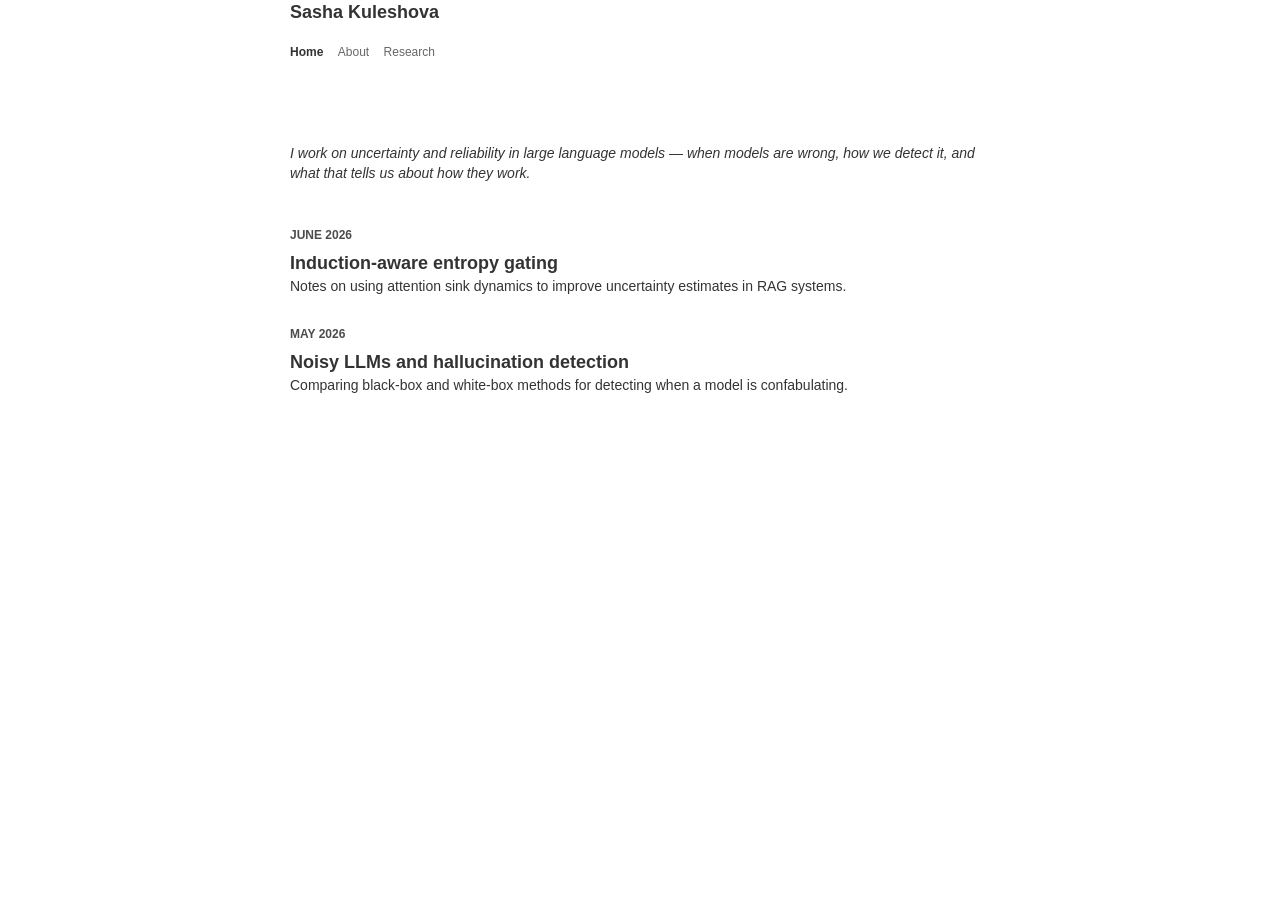
<file: index.html>
<!DOCTYPE html>
<html lang="en">
<head>
  <meta charset="utf-8">
  <meta name="viewport" content="width=device-width, initial-scale=1">
  <title>Sasha Kuleshova</title>
  <meta name="description" content="Research notes and writing by Sasha Kuleshova.">
  <link rel="stylesheet" href="css/style.css">
</head>
<body>
  <div class="wrap">
    <p class="site-title"><a href="index.html">Sasha Kuleshova</a></p>
    <nav class="nav">
      <ul>
        <li><a href="index.html" aria-current="page">Home</a></li>
        <li><a href="about.html">About</a></li>
        <li><a href="research.html">Research</a></li>
      </ul>
    </nav>

    <div id="blog">
      <div id="intro">
        <p>I work on uncertainty and reliability in large language models — when models are wrong, how we detect it, and what that tells us about how they work.</p>
      </div>

      <div class="post-row">
        <p class="post-date">June 2026</p>
        <p class="post-title"><a href="notes/intrygue.html">Induction-aware entropy gating</a></p>
        <p class="post-subtitle">Notes on using attention sink dynamics to improve uncertainty estimates in RAG systems.</p>
      </div>

      <div class="post-row">
        <p class="post-date">May 2026</p>
        <p class="post-title"><a href="notes/noisy-llms.html">Noisy LLMs and hallucination detection</a></p>
        <p class="post-subtitle">Comparing black-box and white-box methods for detecting when a model is confabulating.</p>
      </div>
    </div>
  </div>
</body>
</html>
</file>
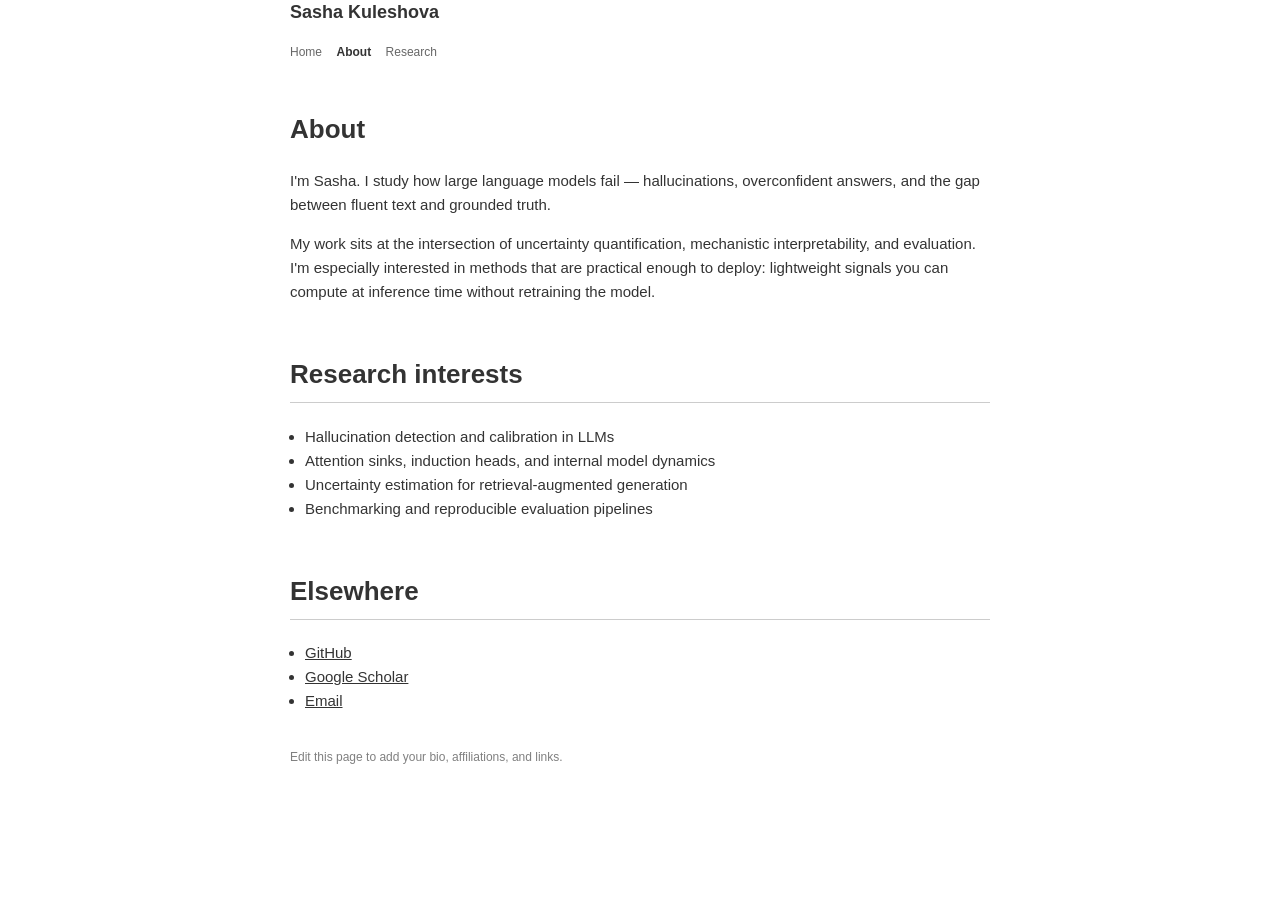
<file: about.html>
<!DOCTYPE html>
<html lang="en">
<head>
  <meta charset="utf-8">
  <meta name="viewport" content="width=device-width, initial-scale=1">
  <title>About — Sasha Kuleshova</title>
  <meta name="description" content="About Sasha Kuleshova.">
  <link rel="stylesheet" href="css/style.css">
</head>
<body>
  <div class="wrap">
    <p class="site-title"><a href="index.html">Sasha Kuleshova</a></p>
    <nav class="nav">
      <ul>
        <li><a href="index.html">Home</a></li>
        <li><a href="about.html" aria-current="page">About</a></li>
        <li><a href="research.html">Research</a></li>
      </ul>
    </nav>

    <main class="page">
      <h1>About</h1>

      <p>I'm Sasha. I study how large language models fail — hallucinations, overconfident answers, and the gap between fluent text and grounded truth.</p>

      <p>My work sits at the intersection of uncertainty quantification, mechanistic interpretability, and evaluation. I'm especially interested in methods that are practical enough to deploy: lightweight signals you can compute at inference time without retraining the model.</p>

      <h2>Research interests</h2>
      <ul>
        <li>Hallucination detection and calibration in LLMs</li>
        <li>Attention sinks, induction heads, and internal model dynamics</li>
        <li>Uncertainty estimation for retrieval-augmented generation</li>
        <li>Benchmarking and reproducible evaluation pipelines</li>
      </ul>

      <h2>Elsewhere</h2>
      <ul>
        <li><a href="https://github.com/kuleshovaai">GitHub</a></li>
        <li><a href="https://scholar.google.com/">Google Scholar</a></li>
        <li><a href="mailto:you@example.com">Email</a></li>
      </ul>

      <p class="muted">Edit this page to add your bio, affiliations, and links.</p>
    </main>
  </div>
</body>
</html>
</file>
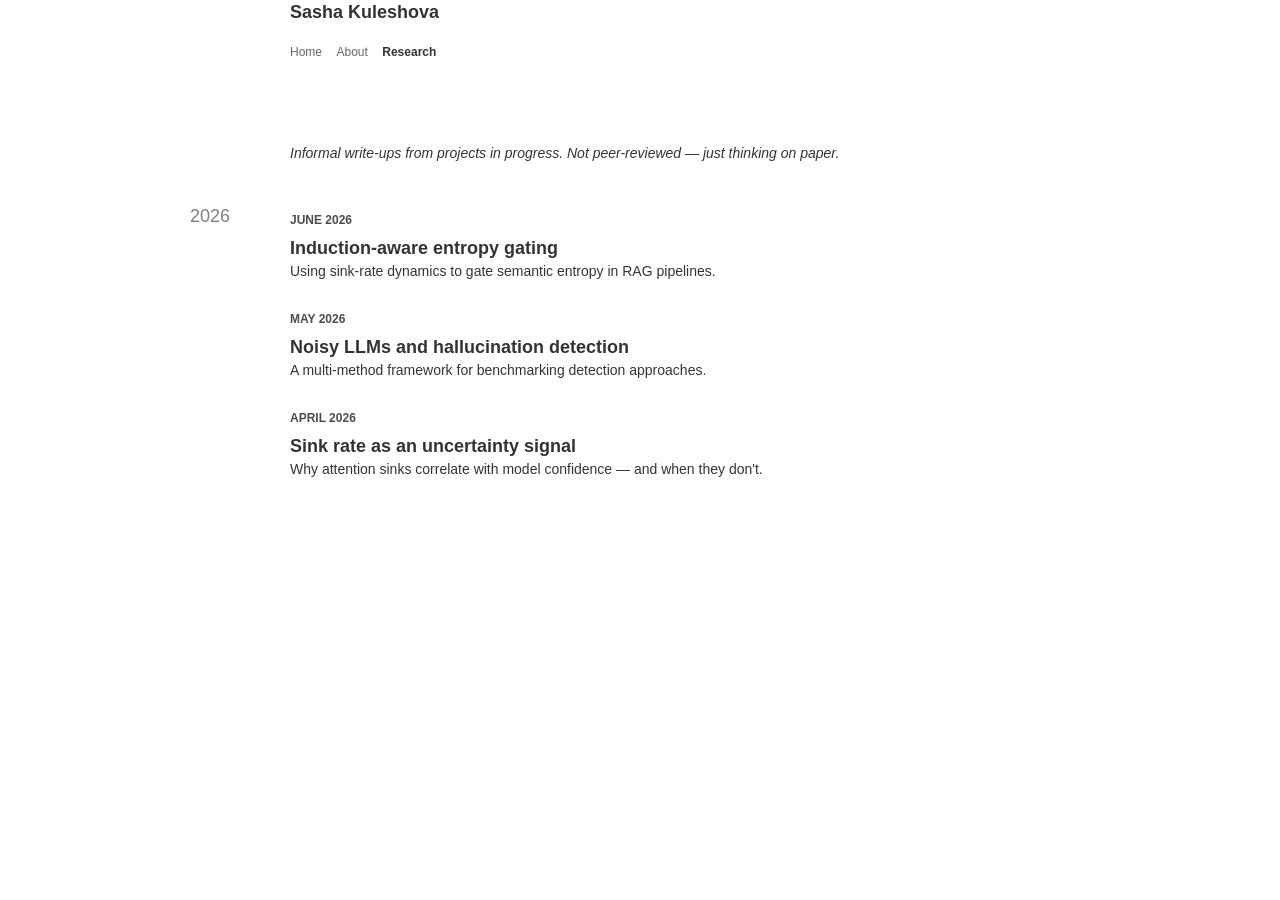
<file: research.html>
<!DOCTYPE html>
<html lang="en">
<head>
  <meta charset="utf-8">
  <meta name="viewport" content="width=device-width, initial-scale=1">
  <title>Research — Sasha Kuleshova</title>
  <meta name="description" content="Research notes.">
  <link rel="stylesheet" href="css/style.css">
</head>
<body>
  <div class="wrap">
    <p class="site-title"><a href="index.html">Sasha Kuleshova</a></p>
    <nav class="nav">
      <ul>
        <li><a href="index.html">Home</a></li>
        <li><a href="about.html">About</a></li>
        <li><a href="research.html" aria-current="page">Research</a></li>
      </ul>
    </nav>

    <div id="blog">
      <div id="intro">
        <p>Informal write-ups from projects in progress. Not peer-reviewed — just thinking on paper.</p>
      </div>

      <div class="year">2026</div>

      <div class="post-row">
        <p class="post-date">June 2026</p>
        <p class="post-title"><a href="notes/intrygue.html">Induction-aware entropy gating</a></p>
        <p class="post-subtitle">Using sink-rate dynamics to gate semantic entropy in RAG pipelines.</p>
      </div>

      <div class="post-row">
        <p class="post-date">May 2026</p>
        <p class="post-title"><a href="notes/noisy-llms.html">Noisy LLMs and hallucination detection</a></p>
        <p class="post-subtitle">A multi-method framework for benchmarking detection approaches.</p>
      </div>

      <div class="post-row">
        <p class="post-date">April 2026</p>
        <p class="post-title"><a href="notes/sink-rate.html">Sink rate as an uncertainty signal</a></p>
        <p class="post-subtitle">Why attention sinks correlate with model confidence — and when they don't.</p>
      </div>
    </div>
  </div>
</body>
</html>
</file>
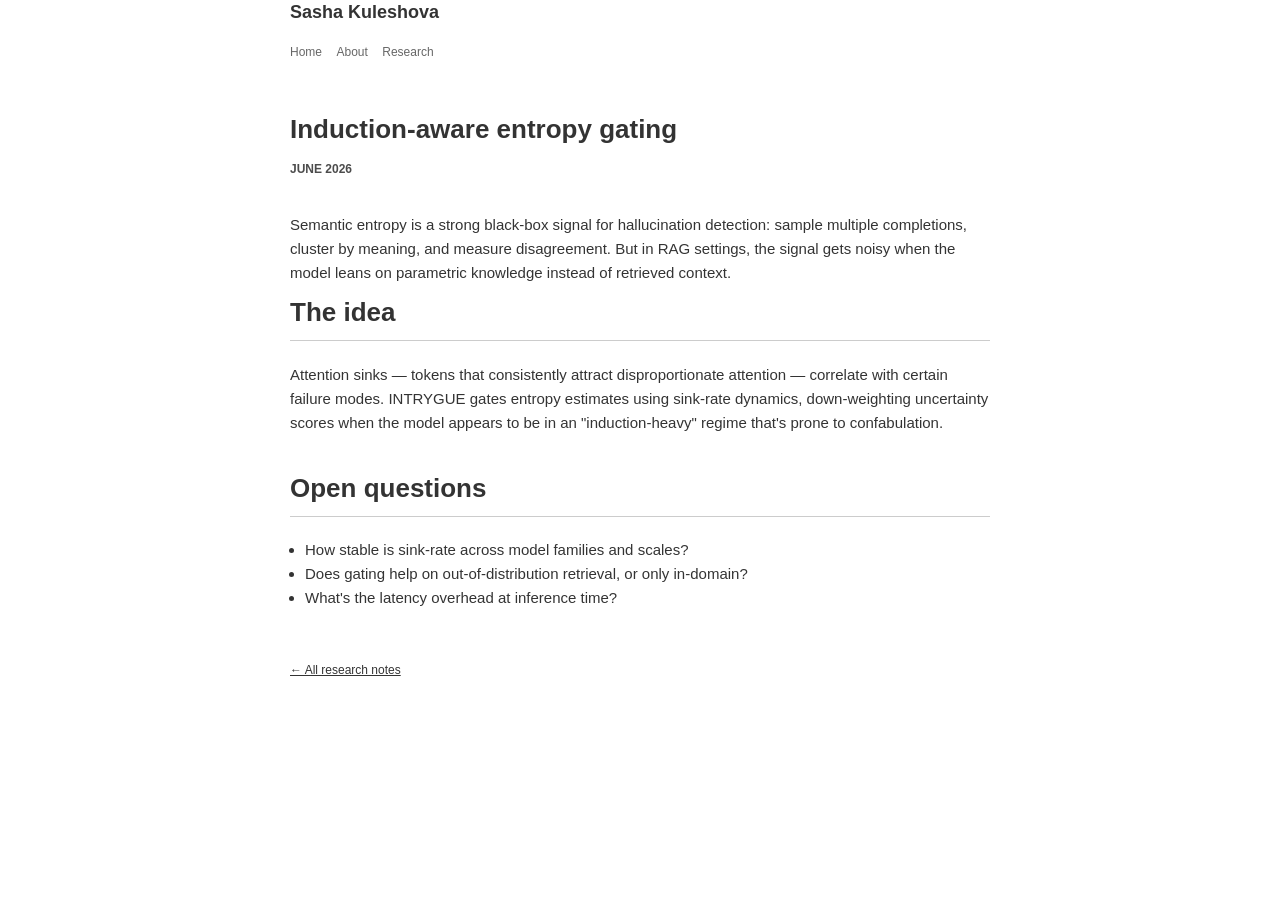
<file: notes/intrygue.html>
<!DOCTYPE html>
<html lang="en">
<head>
  <meta charset="utf-8">
  <meta name="viewport" content="width=device-width, initial-scale=1">
  <title>Induction-aware entropy gating — Sasha Kuleshova</title>
  <link rel="stylesheet" href="../css/style.css">
</head>
<body>
  <div class="wrap">
    <p class="site-title"><a href="../index.html">Sasha Kuleshova</a></p>
    <nav class="nav">
      <ul>
        <li><a href="../index.html">Home</a></li>
        <li><a href="../about.html">About</a></li>
        <li><a href="../research.html">Research</a></li>
      </ul>
    </nav>

    <article class="article">
      <h1>Induction-aware entropy gating</h1>
      <p class="post-date">June 2026</p>

      <p>Semantic entropy is a strong black-box signal for hallucination detection: sample multiple completions, cluster by meaning, and measure disagreement. But in RAG settings, the signal gets noisy when the model leans on parametric knowledge instead of retrieved context.</p>

      <h2>The idea</h2>
      <p>Attention sinks — tokens that consistently attract disproportionate attention — correlate with certain failure modes. INTRYGUE gates entropy estimates using sink-rate dynamics, down-weighting uncertainty scores when the model appears to be in an "induction-heavy" regime that's prone to confabulation.</p>

      <h2>Open questions</h2>
      <ul>
        <li>How stable is sink-rate across model families and scales?</li>
        <li>Does gating help on out-of-distribution retrieval, or only in-domain?</li>
        <li>What's the latency overhead at inference time?</li>
      </ul>

      <p class="back-link"><a href="../research.html">← All research notes</a></p>
    </article>
  </div>
</body>
</html>
</file>
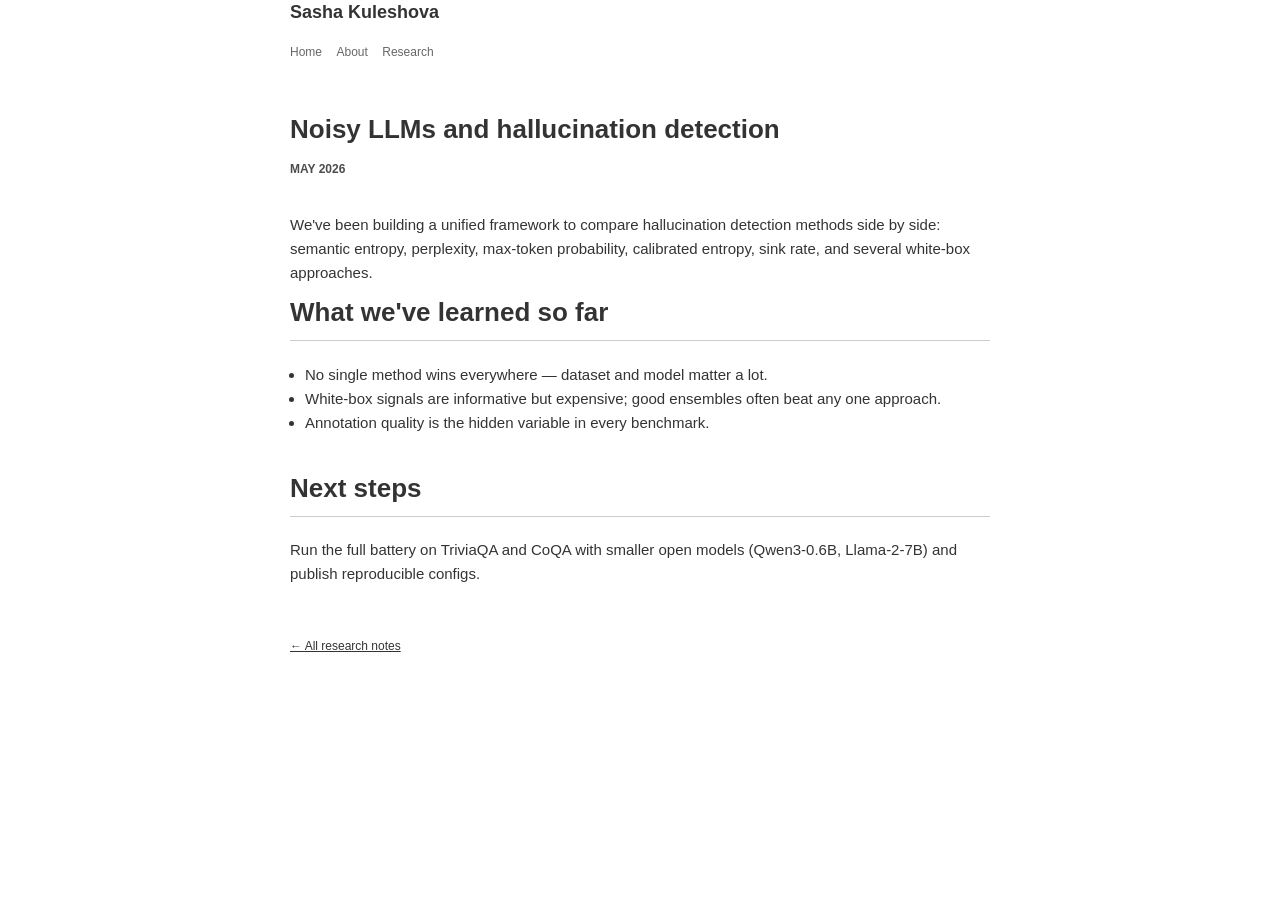
<file: notes/noisy-llms.html>
<!DOCTYPE html>
<html lang="en">
<head>
  <meta charset="utf-8">
  <meta name="viewport" content="width=device-width, initial-scale=1">
  <title>Noisy LLMs and hallucination detection — Sasha Kuleshova</title>
  <link rel="stylesheet" href="../css/style.css">
</head>
<body>
  <div class="wrap">
    <p class="site-title"><a href="../index.html">Sasha Kuleshova</a></p>
    <nav class="nav">
      <ul>
        <li><a href="../index.html">Home</a></li>
        <li><a href="../about.html">About</a></li>
        <li><a href="../research.html">Research</a></li>
      </ul>
    </nav>

    <article class="article">
      <h1>Noisy LLMs and hallucination detection</h1>
      <p class="post-date">May 2026</p>

      <p>We've been building a unified framework to compare hallucination detection methods side by side: semantic entropy, perplexity, max-token probability, calibrated entropy, sink rate, and several white-box approaches.</p>

      <h2>What we've learned so far</h2>
      <ul>
        <li>No single method wins everywhere — dataset and model matter a lot.</li>
        <li>White-box signals are informative but expensive; good ensembles often beat any one approach.</li>
        <li>Annotation quality is the hidden variable in every benchmark.</li>
      </ul>

      <h2>Next steps</h2>
      <p>Run the full battery on TriviaQA and CoQA with smaller open models (Qwen3-0.6B, Llama-2-7B) and publish reproducible configs.</p>

      <p class="back-link"><a href="../research.html">← All research notes</a></p>
    </article>
  </div>
</body>
</html>
</file>
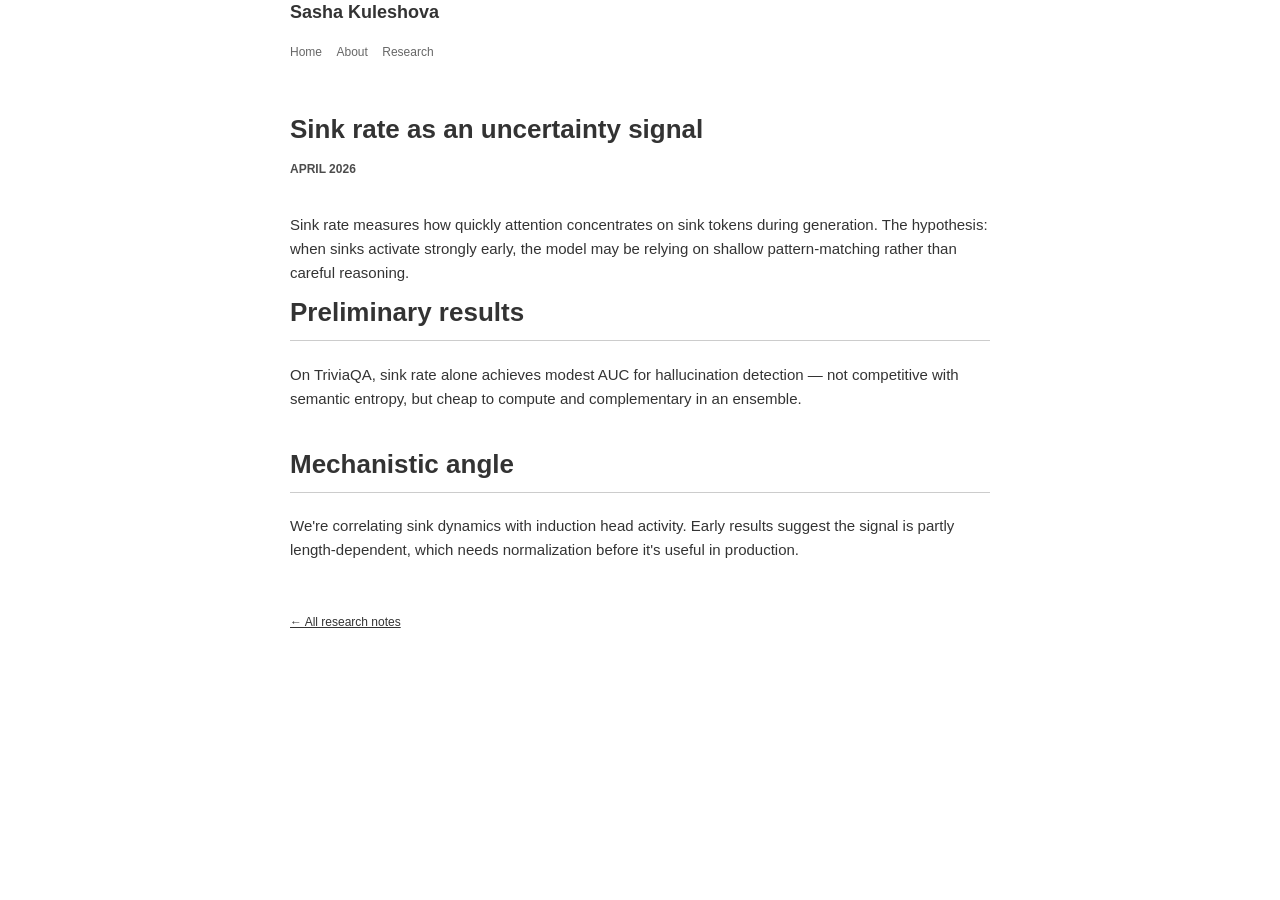
<file: notes/sink-rate.html>
<!DOCTYPE html>
<html lang="en">
<head>
  <meta charset="utf-8">
  <meta name="viewport" content="width=device-width, initial-scale=1">
  <title>Sink rate as an uncertainty signal — Sasha Kuleshova</title>
  <link rel="stylesheet" href="../css/style.css">
</head>
<body>
  <div class="wrap">
    <p class="site-title"><a href="../index.html">Sasha Kuleshova</a></p>
    <nav class="nav">
      <ul>
        <li><a href="../index.html">Home</a></li>
        <li><a href="../about.html">About</a></li>
        <li><a href="../research.html">Research</a></li>
      </ul>
    </nav>

    <article class="article">
      <h1>Sink rate as an uncertainty signal</h1>
      <p class="post-date">April 2026</p>

      <p>Sink rate measures how quickly attention concentrates on sink tokens during generation. The hypothesis: when sinks activate strongly early, the model may be relying on shallow pattern-matching rather than careful reasoning.</p>

      <h2>Preliminary results</h2>
      <p>On TriviaQA, sink rate alone achieves modest AUC for hallucination detection — not competitive with semantic entropy, but cheap to compute and complementary in an ensemble.</p>

      <h2>Mechanistic angle</h2>
      <p>We're correlating sink dynamics with induction head activity. Early results suggest the signal is partly length-dependent, which needs normalization before it's useful in production.</p>

      <p class="back-link"><a href="../research.html">← All research notes</a></p>
    </article>
  </div>
</body>
</html>
</file>
<file: css/style.css>
/* Inspired by Gregory Gundersen's blog theme (gregorygundersen.com) */

html {
  font-family: -apple-system, Helvetica, Arial, sans-serif;
  color: rgba(0, 0, 0, 0.8);
  line-height: 1.5em;
  -ms-text-size-adjust: 100%;
  -webkit-text-size-adjust: 100%;
  text-size-adjust: 100%;
}

*,
*::before,
*::after {
  box-sizing: border-box;
}

body {
  margin: 0;
}

a {
  color: rgba(0, 0, 0, 0.8);
}

a:hover {
  text-decoration: none;
}

h1,
h2,
h3,
h4,
h5,
h6 {
  font-family: -apple-system, Helvetica, Arial, sans-serif;
}

h1 {
  line-height: 1.2em;
}

.wrap {
  max-width: 700px;
  margin: 0 auto;
}

.mono {
  font-family: monospace;
}

/* Navigation */

.nav {
  margin-top: 15px;
  margin-bottom: 15px;
}

.nav a {
  color: rgba(0, 0, 0, 0.6);
  text-decoration: none;
  border-bottom: none;
  font-size: 12px;
}

.nav a:hover,
.nav a[aria-current="page"] {
  font-weight: bold;
  color: rgba(0, 0, 0, 0.8);
}

.nav ul {
  list-style-type: none;
  padding: 0;
  margin: 0;
}

.nav ul li {
  display: inline;
  margin-right: 10px;
}

.site-title {
  margin: 0 0 0;
  font-size: 18px;
  font-weight: bold;
}

.site-title a {
  text-decoration: none;
}

.site-title a:hover {
  text-decoration: underline;
}

/* Blog index & research listing */

#blog {
  margin-top: 80px;
  margin-bottom: 100px;
}

#blog #intro {
  font-size: 14px;
  font-style: italic;
  line-height: 1.4em;
  margin-bottom: 40px;
}

#blog .post-date {
  text-transform: uppercase;
  color: rgba(0, 0, 0, 0.7);
  font-size: 12px;
  font-weight: bold;
  margin-top: 4px;
  margin-bottom: 4px;
}

#blog .post-title {
  display: inline-block;
  font-weight: bold;
  margin-top: 0;
  margin-bottom: 0;
}

#blog .post-title a {
  font-size: 18px;
  text-decoration: none;
}

#blog .post-title a:hover {
  text-decoration: underline;
}

#blog .post-subtitle {
  font-size: 14px;
  margin-top: 0;
  margin-bottom: 25px;
  line-height: 1.5em;
}

#blog .year {
  font-size: 18px;
  position: relative;
  right: 100px;
  color: rgba(0, 0, 0, 0.5);
  width: 100px;
  margin-bottom: -24px;
}

#blog .year:first-of-type {
  margin-top: 0;
}

/* Article pages */

.article {
  font-size: 15px;
  line-height: 1.6em;
  color: rgba(0, 0, 0, 0.8);
  margin-top: 50px;
  margin-bottom: 50px;
}

.article h1 {
  font-size: 26px;
  margin-bottom: 0.25rem;
}

.article .post-date {
  text-transform: uppercase;
  color: rgba(0, 0, 0, 0.7);
  font-size: 12px;
  font-weight: bold;
  margin-bottom: 2rem;
}

.article h2 {
  font-size: 26px;
  border-bottom: 1px solid rgba(0, 0, 0, 0.2);
  padding-bottom: 1rem;
  padding-top: 1em;
  margin-top: 0;
}

.article h2:first-of-type {
  padding-top: 0;
}

.article blockquote {
  margin: 0;
  padding: 0 1em;
  color: #777;
  border-left: 0.25em solid #ddd;
}

.article ul {
  padding: 0 15px;
}

.article hr {
  border-bottom: none;
  border-top: 1px solid rgba(0, 0, 0, 0.7);
  margin: 33px auto;
  width: 70px;
}

.article .back-link {
  font-size: 12px;
  color: rgba(0, 0, 0, 0.5);
  margin-top: 3rem;
}

.article .back-link a:hover {
  text-decoration: underline;
}

/* About & static pages */

.page {
  margin-top: 50px;
  margin-bottom: 100px;
  font-size: 15px;
  line-height: 1.6em;
}

.page h1 {
  font-size: 26px;
  margin-bottom: 1.5rem;
}

.page h2 {
  font-size: 26px;
  border-bottom: 1px solid rgba(0, 0, 0, 0.2);
  padding-bottom: 1rem;
  padding-top: 1em;
  margin-top: 2rem;
}

.page ul {
  padding: 0 15px;
}

.page .muted {
  font-size: 12px;
  color: rgba(0, 0, 0, 0.5);
  margin-top: 2rem;
}

code {
  font-family: monospace;
  font-size: 13px;
}

@media screen and (max-width: 700px) {
  body {
    margin: 0 7px;
  }

  #blog .year {
    position: static;
    width: auto;
    margin-bottom: 10px;
  }
}
</file>
